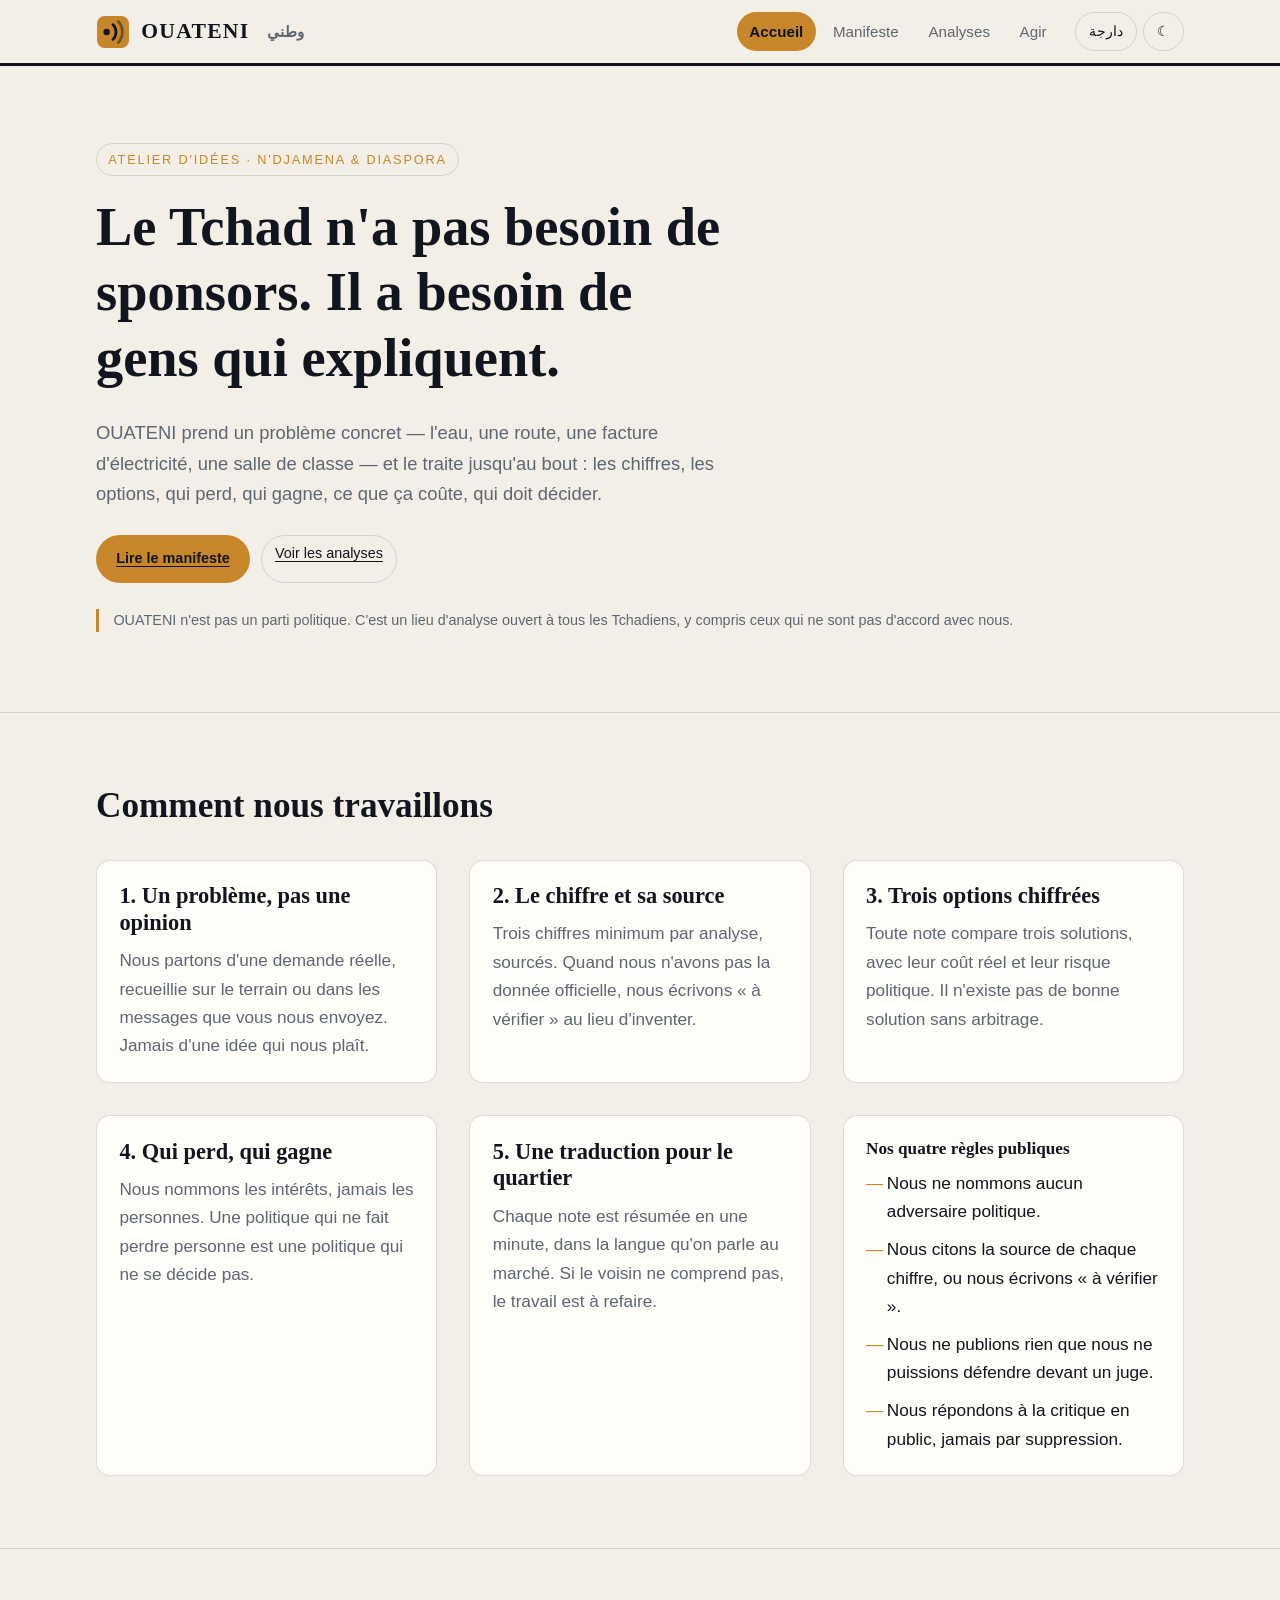
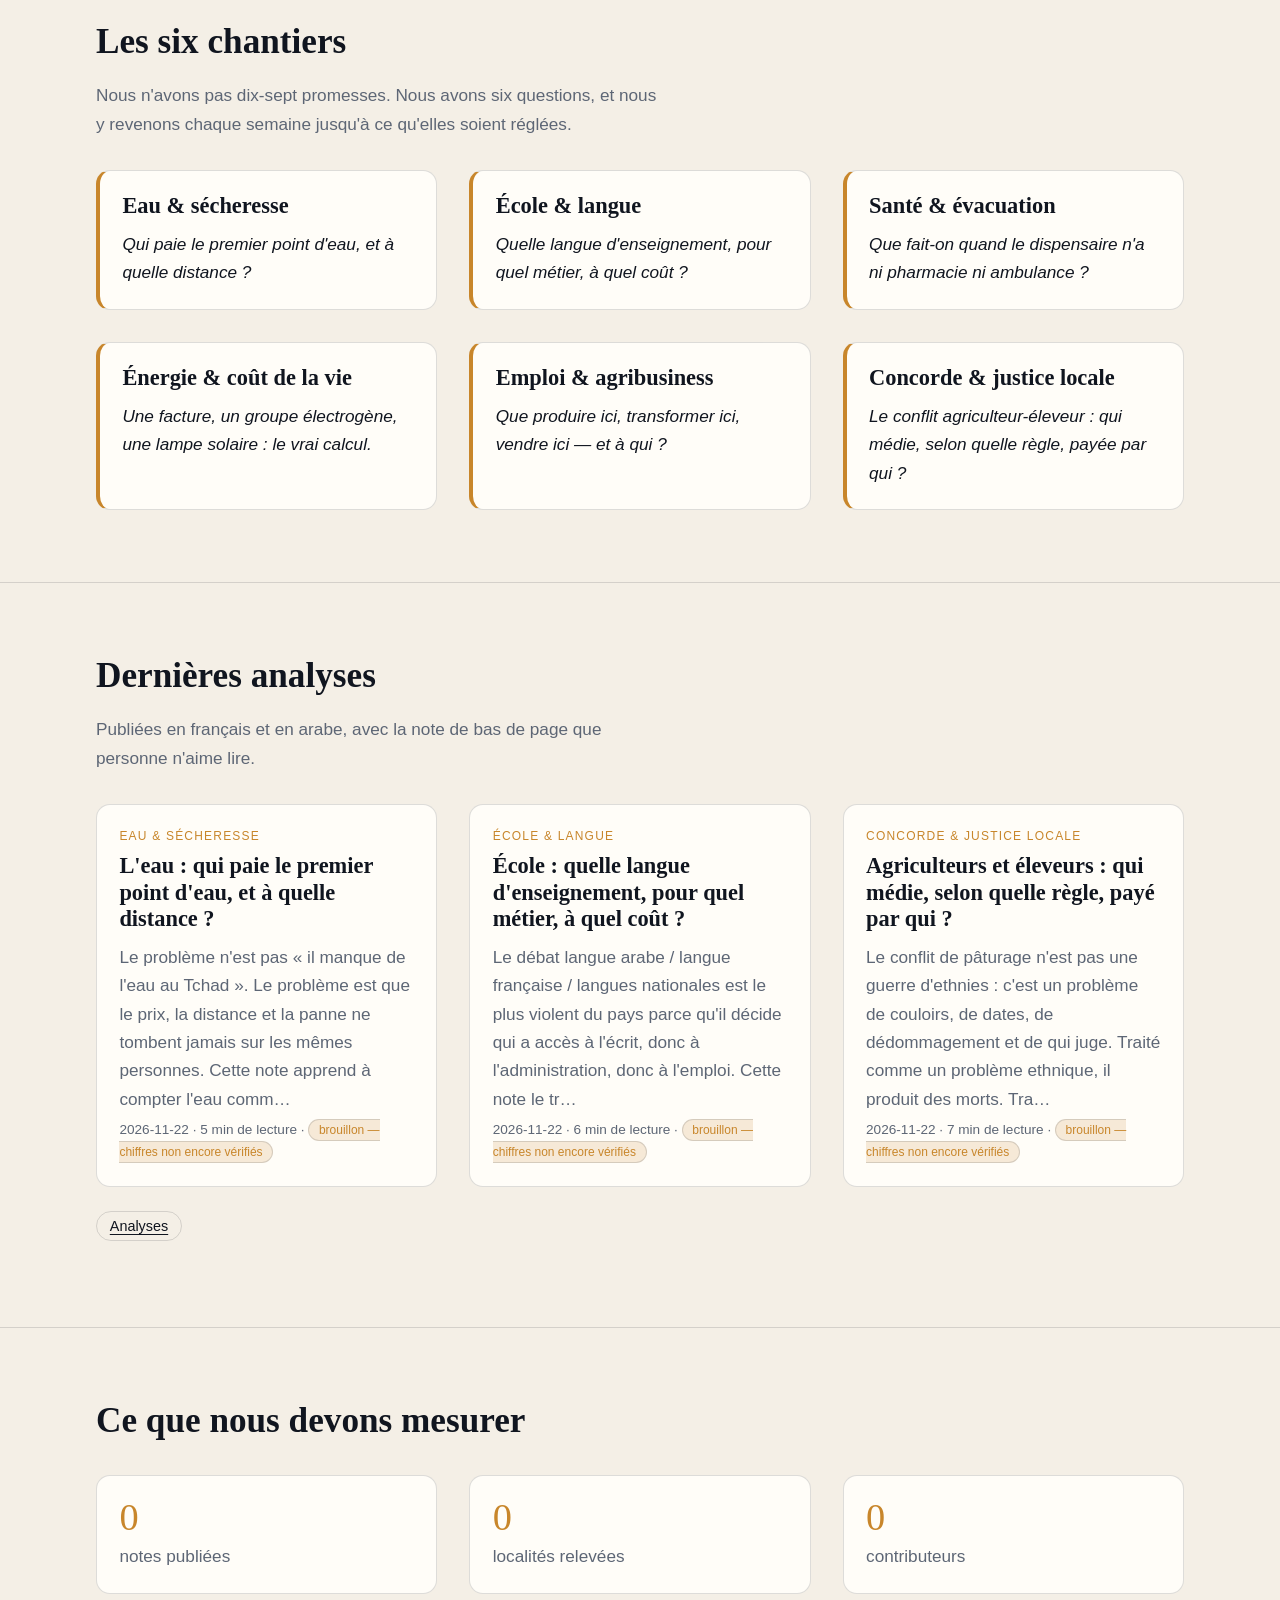
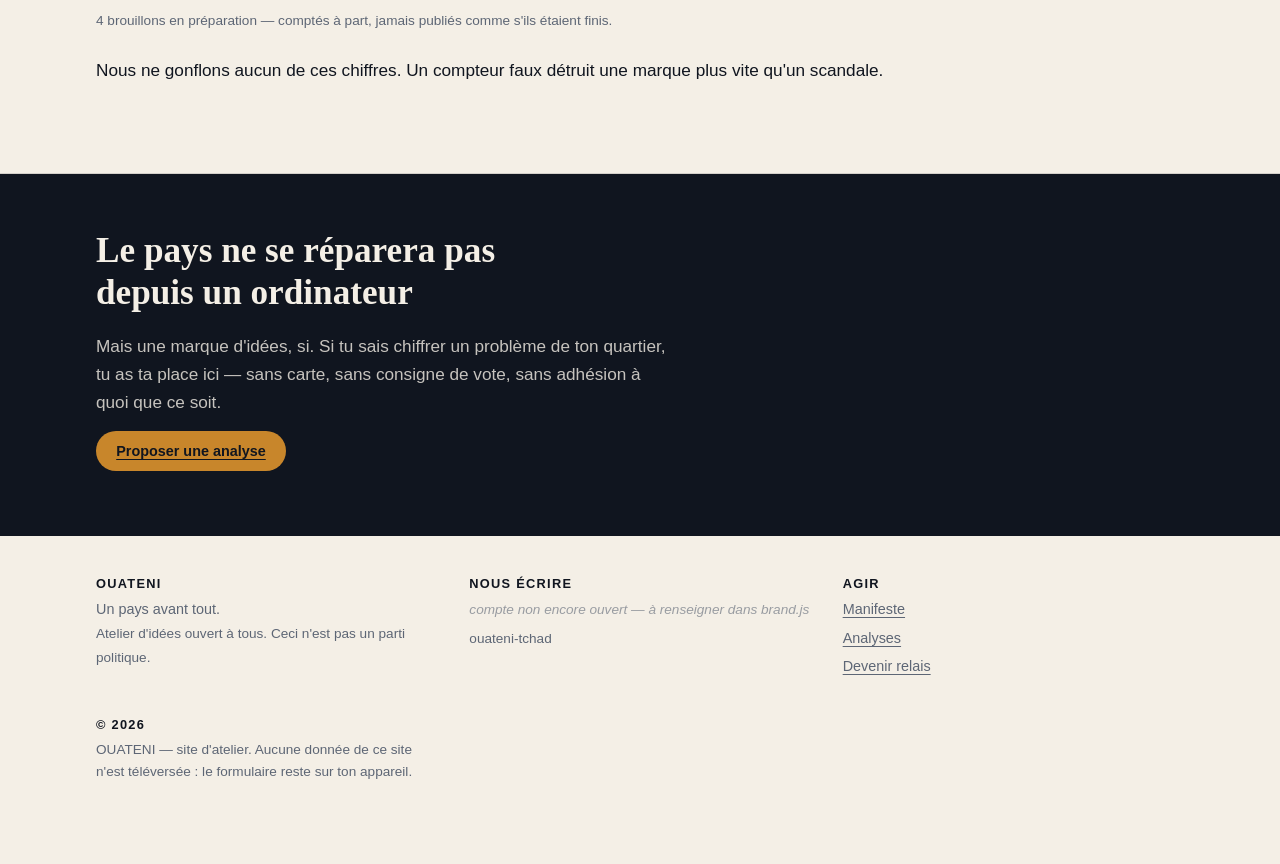
<file: index.html>
<!DOCTYPE html>
<html lang="fr" dir="ltr">
<head>
<meta charset="utf-8">
<meta name="viewport" content="width=device-width, initial-scale=1">
<title>OUATENI — un pays avant tout</title>
<meta name="description" content="Atelier d'idées sur le Tchad : une analyse à la fois, chiffrée, sourcée, traduite.">
<meta property="og:type" content="website">
<meta property="og:title" content="OUATENI — atelier d'idées pour le Tchad">
<meta property="og:description" content="Un pays avant tout.">
<meta property="og:url" content="https://ouateni.vercel.app/">
<meta property="og:site_name" content="OUATENI">
<meta property="og:image" content="https://ouateni.vercel.app/assets/icon-512.png">
<meta name="twitter:card" content="summary">
<meta property="og:image:alt" content="OUATENI - وطني">
<meta property="og:image:width" content="512">
<meta property="og:image:height" content="512">
<meta name="theme-color" content="#c8862b">
<link rel="icon" href="assets/icon.svg">
<link rel="apple-touch-icon" href="assets/apple-touch-icon-180.png">
<link rel="manifest" href="manifest.webmanifest">
<link rel="stylesheet" href="styles.css">
</head>
<body>
<a class="skip" href="#main" data-i18n="skip">Aller au contenu</a>

<header class="masthead">
  <div class="wrap row">
    <a class="brandlink" href="index.html">
      <svg viewBox="0 0 64 64" aria-hidden="true"><rect x="2" y="2" width="60" height="60" rx="14" fill="#c8862b"/><circle cx="20" cy="32" r="6" fill="#10151f"/><path d="M32 18a20 20 0 0 1 0 28" stroke="#10151f" stroke-width="5" fill="none" stroke-linecap="round"/><path d="M42 12a30 30 0 0 1 0 40" stroke="#10151f" stroke-width="5" fill="none" stroke-linecap="round" opacity=".5"/></svg>
      <span class="name" data-brand="shortName">OUATENI</span>
      <span class="arname" data-brand="nameAr">وطني</span>
    </a>
    <nav class="main">
      <a href="index.html" aria-current="page" data-i18n="nav.accueil">Accueil</a>
      <a href="manifeste.html" data-i18n="nav.manifeste">Manifeste</a>
      <a href="analyses.html" data-i18n="nav.analyses">Analyses</a>
      <a href="agir.html" data-i18n="nav.agir">Agir</a>
    </nav>
    <div class="tools">
      <span class="offline-dot" title="hors ligne"></span>
      <button id="langBtn" type="button" aria-label="Changer de langue">ع</button>
      <button id="themeBtn" type="button" aria-label="Changer de thème">☾</button>
    </div>
  </div>
</header>

<main id="main">

  <div class="hero">
    <div class="wrap">
      <span class="kicker" data-i18n="hero.kicker">Atelier d'idées · N'Djamena &amp; diaspora</span>
      <h1 data-i18n="hero.title">Le Tchad n'a pas besoin de sponsors. Il a besoin de gens qui expliquent.</h1>
      <p class="lede" data-i18n="hero.lede">OUATENI prend un problème concret — l'eau, une route, une facture d'électricité, une salle de classe — et le traite jusqu'au bout : les chiffres, les options, qui perd, qui gagne, ce que ça coûte, qui doit décider.</p>
      <p class="cta">
        <a class="btn btn-primary" href="manifeste.html" data-i18n="hero.cta1">Lire le manifeste</a>
        <a class="btn" href="analyses.html" data-i18n="hero.cta2">Voir les analyses</a>
      </p>
      <p class="fine" data-i18n="hero.note">OUATENI n'est pas un parti politique. C'est un lieu d'analyse ouvert à tous les Tchadiens, y compris ceux qui ne sont pas d'accord avec nous.</p>
    </div>
  </div>

  <section>
    <div class="wrap">
      <div class="sectionhead">
        <h2 data-i18n="method.title">Comment nous travaillons</h2>
      </div>
      <div class="grid three">
        <div class="card"><h3 data-i18n="method.1.title">1. Un problème, pas une opinion</h3><p data-i18n="method.1.text">Nous partons d'une demande réelle, recueillie sur le terrain ou dans les messages que vous nous envoyez. Jamais d'une idée qui nous plaît.</p></div>
        <div class="card"><h3 data-i18n="method.2.title">2. Le chiffre et sa source</h3><p data-i18n="method.2.text">Trois chiffres minimum par analyse, sourcés. Quand nous n'avons pas la donnée officielle, nous écrivons « à vérifier » au lieu d'inventer.</p></div>
        <div class="card"><h3 data-i18n="method.3.title">3. Trois options chiffrées</h3><p data-i18n="method.3.text">Toute note compare trois solutions, avec leur coût réel et leur risque politique. Il n'existe pas de bonne solution sans arbitrage.</p></div>
        <div class="card"><h3 data-i18n="method.4.title">4. Qui perd, qui gagne</h3><p data-i18n="method.4.text">Nous nommons les intérêts, jamais les personnes. Une politique qui ne fait perdre personne est une politique qui ne se décide pas.</p></div>
        <div class="card"><h3 data-i18n="method.5.title">5. Une traduction pour le quartier</h3><p data-i18n="method.5.text">Chaque note est résumée en une minute, dans la langue qu'on parle au marché. Si le voisin ne comprend pas, le travail est à refaire.</p></div>
        <div class="card"><h4 data-i18n="man.rules.title">Nos quatre règles publiques</h4>
          <ul class="list-clean">
            <li data-promise>Nous ne nommons aucun adversaire politique.</li>
            <li data-promise>Nous citons la source de chaque chiffre, ou nous écrivons « à vérifier ».</li>
            <li data-promise>Nous ne publions rien que nous ne puissions défendre devant un juge.</li>
            <li data-promise>Nous répondons à la critique en public, jamais par suppression.</li>
          </ul>
        </div>
      </div>
    </div>
  </section>

  <section>
    <div class="wrap">
      <div class="sectionhead">
        <h2 data-i18n="pillars.title">Les six chantiers</h2>
        <p data-i18n="pillars.sub">Nous n'avons pas dix-sept promesses. Nous avons six questions, et nous y revenons chaque semaine jusqu'à ce qu'elles soient réglées.</p>
      </div>
      <div class="grid three">
        <div class="card pillar"><h3 data-i18n="pillars.eau">Eau &amp; sécheresse</h3><p class="q" data-i18n="pillars.eau.t">Qui paie le premier point d'eau, et à quelle distance ?</p></div>
        <div class="card pillar"><h3 data-i18n="pillars.ecole">École &amp; langue</h3><p class="q" data-i18n="pillars.ecole.t">Quelle langue d'enseignement, pour quel métier, à quel coût ?</p></div>
        <div class="card pillar"><h3 data-i18n="pillars.sante">Santé &amp; évacuation</h3><p class="q" data-i18n="pillars.sante.t">Que fait-on quand le dispensaire n'a ni pharmacie ni ambulance ?</p></div>
        <div class="card pillar"><h3 data-i18n="pillars.energie">Énergie &amp; coût de la vie</h3><p class="q" data-i18n="pillars.energie.t">Une facture, un groupe électrogène, une lampe solaire : le vrai calcul.</p></div>
        <div class="card pillar"><h3 data-i18n="pillars.emploi">Emploi &amp; agribusiness</h3><p class="q" data-i18n="pillars.emploi.t">Que produire ici, transformer ici, vendre ici — et à qui ?</p></div>
        <div class="card pillar"><h3 data-i18n="pillars.concorde">Concorde &amp; justice locale</h3><p class="q" data-i18n="pillars.concorde.t">Le conflit agriculteur-éleveur : qui médie, selon quelle règle, payée par qui ?</p></div>
      </div>
    </div>
  </section>

  <section>
    <div class="wrap">
      <div class="sectionhead">
        <h2 data-i18n="latest.title">Dernières analyses</h2>
        <p data-i18n="latest.sub">Publiées en français et en arabe, avec la note de bas de page que personne n'aime lire.</p>
      </div>
      <div class="grid three" id="latestNotes"></div>
      <p style="margin-top:1.5rem"><a class="btn" href="analyses.html" data-i18n="nav.analyses">Analyses</a></p>
    </div>
  </section>

  <section>
    <div class="wrap">
      <div class="sectionhead"><h2 data-i18n="numbers.title">Ce que nous devons mesurer</h2></div>
      <div class="grid three">
        <div class="card"><span class="num" data-count-notes>0</span><p data-i18n="numbers.notes">notes publiées</p></div>
        <div class="card"><span class="num" data-count-localites>0</span><p data-i18n="numbers.localites">localités relevées</p></div>
        <div class="card"><span class="num" data-count-contributeurs>0</span><p data-i18n="numbers.contributeurs">contributeurs</p></div>
      </div>
      <p class="meta" style="margin-top:1rem"><span data-count-brouillons>0</span> <span data-i18n="numbers.drafts">brouillons en préparation — comptés à part, jamais publiés comme s'ils étaient finis.</span></p>
      <p class="fine" style="margin-top:1.5rem" data-i18n="numbers.rule">Nous ne gonflons aucun de ces chiffres. Un compteur faux détruit une marque plus vite qu'un scandale.</p>
    </div>
  </section>

  <section class="band">
    <div class="wrap">
      <h2 data-i18n="joinband.title">Le pays ne se réparera pas depuis un ordinateur</h2>
      <p data-i18n="joinband.text">Mais une marque d'idées, si. Si tu sais chiffrer un problème de ton quartier, tu as ta place ici — sans carte, sans consigne de vote, sans adhésion à quoi que ce soit.</p>
      <p class="cta" style="margin-top:1.2rem"><a class="btn btn-primary" href="agir.html" data-i18n="joinband.cta">Proposer une analyse</a></p>
    </div>
  </section>

</main>

<footer class="foot">
  <div class="wrap cols">
    <div>
      <h4 data-brand="shortName">OUATENI</h4>
      <p><span data-brand="tagline">Un pays avant tout.</span><br><span class="meta" data-brand="phase">Atelier d'idées ouvert à tous. Ceci n'est pas un parti politique.</span></p>
    </div>
    <div>
      <h4 data-i18n="agir.contact.title">Nous écrire</h4>
      <ul>
        <li><a data-brand-href="contact.email" href="mailto:"><span data-brand="contact.email"></span></a></li>
        <li><span class="meta" data-brand="handles.whatsapp_channel"></span></li>
      </ul>
    </div>
    <div>
      <h4 data-i18n="nav.agir">Agir</h4>
      <ul>
        <li><a href="manifeste.html" data-i18n="nav.manifeste">Manifeste</a></li>
        <li><a href="analyses.html" data-i18n="nav.analyses">Analyses</a></li>
        <li><a href="agir.html" data-i18n="agir.relay.title">Devenir relais</a></li>
      </ul>
    </div>
    <div>
      <h4>© <span id="year">2026</span></h4>
      <p class="meta"><span class="js-title-suffix">OUATENI</span> — site d'atelier. Aucune donnée de ce site n'est téléversée : le formulaire reste sur ton appareil.</p>
    </div>
  </div>
</footer>

<div class="installbar" id="installBar">
  <span data-i18n="install.text">Installer OUATENI sur ton téléphone — le site marche ensuite hors ligne.</span>
  <button id="installGo" type="button" data-i18n="install.go">Installer</button>
  <button id="installNo" class="dismiss" type="button" data-i18n="install.later">Plus tard</button>
</div>

<script src="brand.js"></script>
<script src="i18n.js"></script>
<script src="darija.js"></script>
<script src="content.js"></script>
<script src="app.js"></script>
</body>
</html>
</file>
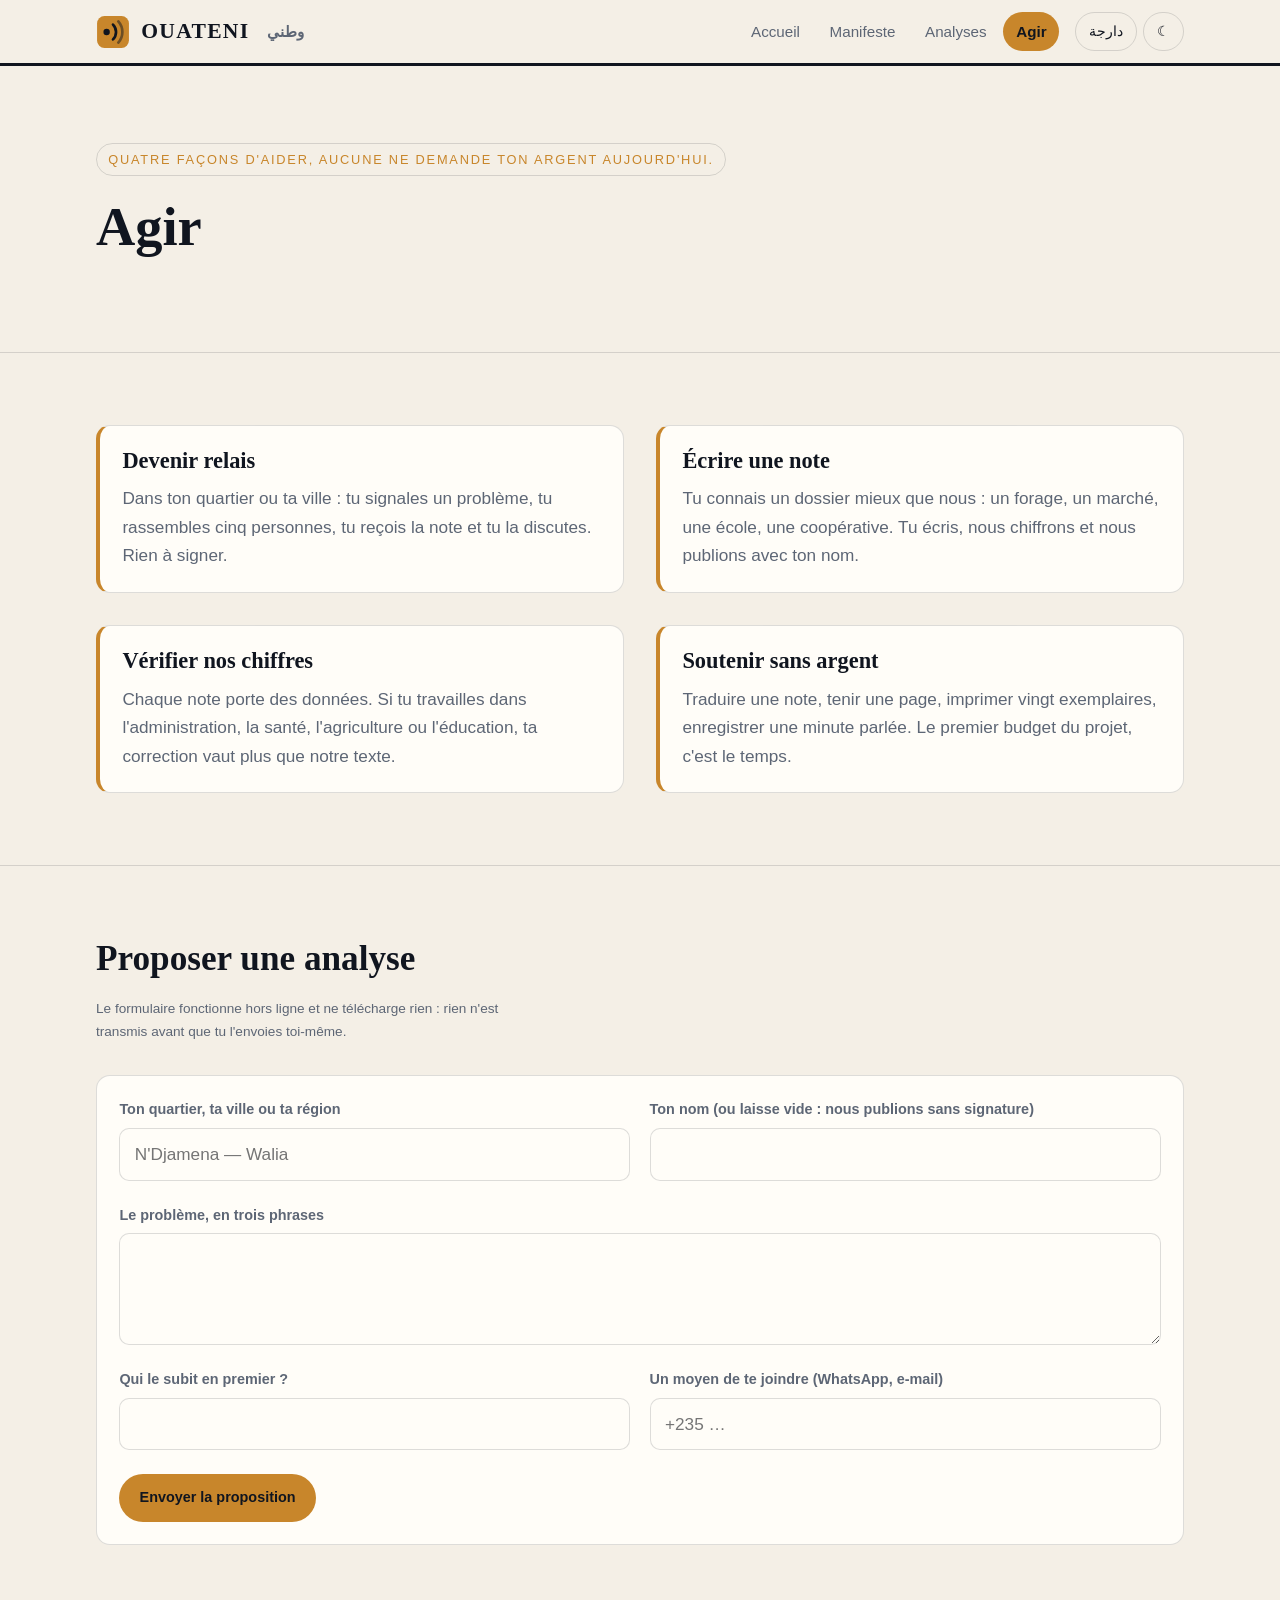
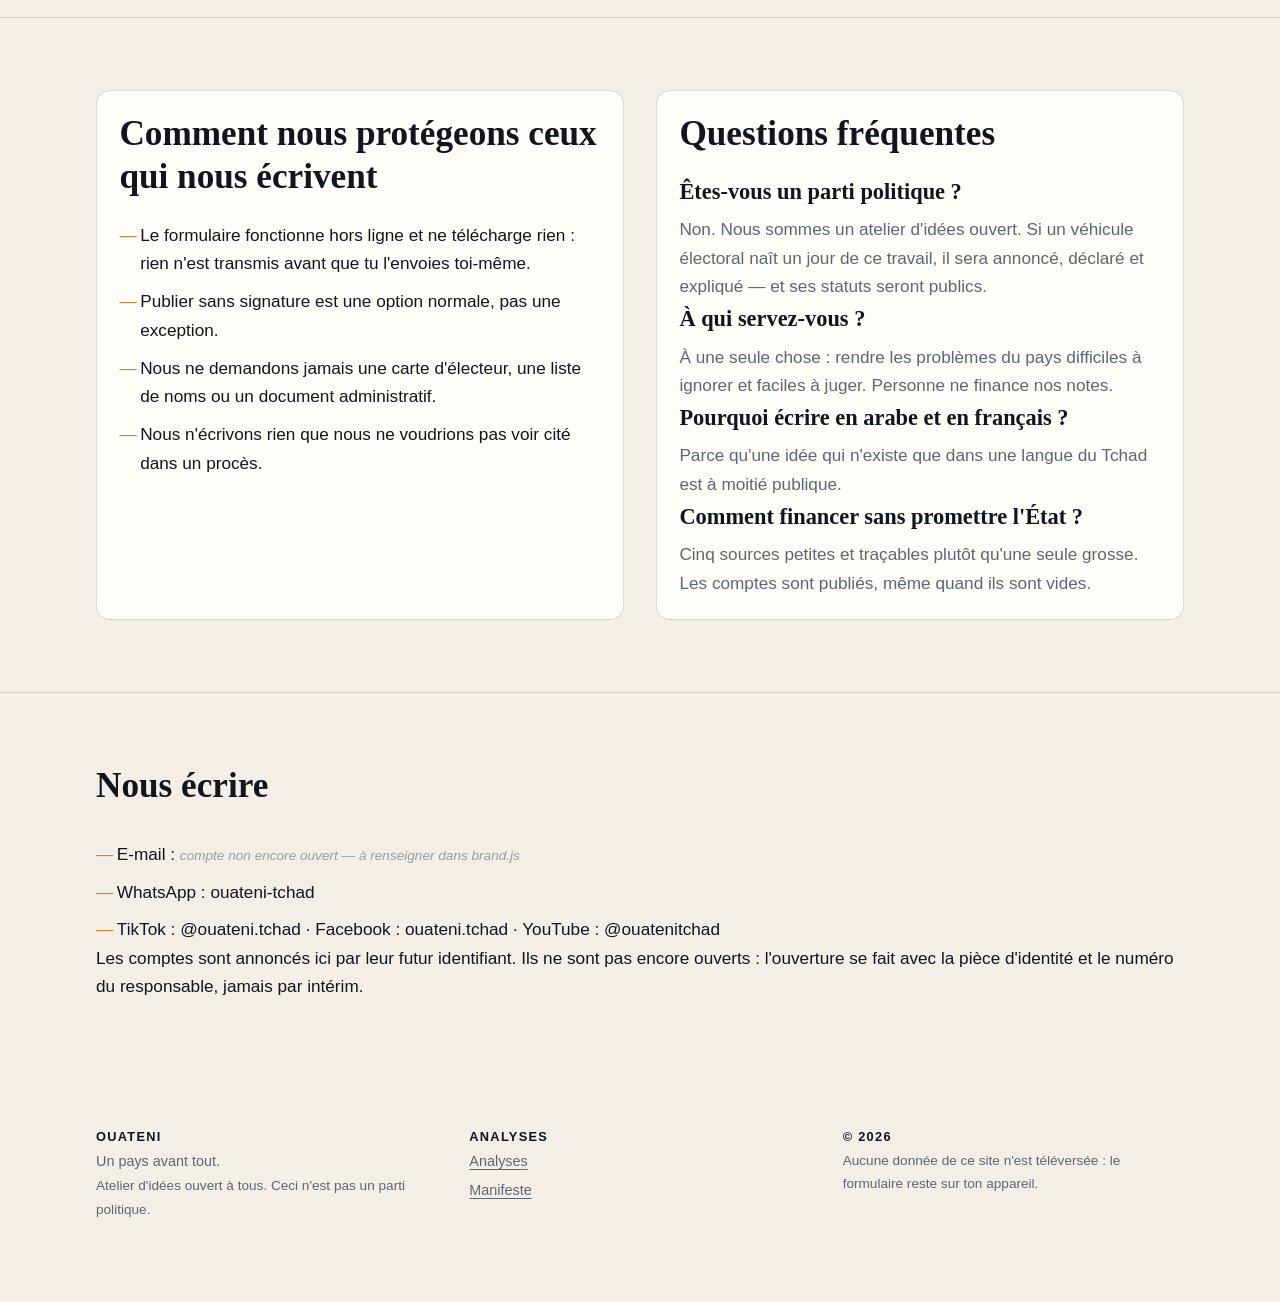
<file: agir.html>
<!DOCTYPE html>
<html lang="fr" dir="ltr">
<head>
<meta charset="utf-8">
<meta name="viewport" content="width=device-width, initial-scale=1">
<title>Agir — OUATENI</title>
<meta name="description" content="Quatre façons d'aider un atelier d'idées, aucune ne demande ton argent aujourd'hui.">
<meta property="og:type" content="website">
<meta property="og:title" content="Agir — OUATENI">
<meta property="og:description" content="Relais, écriture, vérification, temps.">
<meta property="og:url" content="https://ouateni.vercel.app/agir.html">
<meta property="og:site_name" content="OUATENI">
<meta property="og:image" content="https://ouateni.vercel.app/assets/icon-512.png">
<meta name="twitter:card" content="summary">
<meta property="og:image:alt" content="OUATENI - وطني">
<meta property="og:image:width" content="512">
<meta property="og:image:height" content="512">
<meta name="theme-color" content="#c8862b">
<link rel="icon" href="assets/icon.svg">
<link rel="apple-touch-icon" href="assets/apple-touch-icon-180.png">
<link rel="manifest" href="manifest.webmanifest">
<link rel="stylesheet" href="styles.css">
</head>
<body>
<a class="skip" href="#main" data-i18n="skip">Aller au contenu</a>

<header class="masthead">
  <div class="wrap row">
    <a class="brandlink" href="index.html">
      <svg viewBox="0 0 64 64" aria-hidden="true"><rect x="2" y="2" width="60" height="60" rx="14" fill="#c8862b"/><circle cx="20" cy="32" r="6" fill="#10151f"/><path d="M32 18a20 20 0 0 1 0 28" stroke="#10151f" stroke-width="5" fill="none" stroke-linecap="round"/><path d="M42 12a30 30 0 0 1 0 40" stroke="#10151f" stroke-width="5" fill="none" stroke-linecap="round" opacity=".5"/></svg>
      <span class="name" data-brand="shortName">OUATENI</span>
      <span class="arname" data-brand="nameAr">وطني</span>
    </a>
    <nav class="main">
      <a href="index.html" data-i18n="nav.accueil">Accueil</a>
      <a href="manifeste.html" data-i18n="nav.manifeste">Manifeste</a>
      <a href="analyses.html" data-i18n="nav.analyses">Analyses</a>
      <a href="agir.html" aria-current="page" data-i18n="nav.agir">Agir</a>
    </nav>
    <div class="tools">
      <span class="offline-dot" title="hors ligne"></span>
      <button id="langBtn" type="button" aria-label="Changer de langue">ع</button>
      <button id="themeBtn" type="button" aria-label="Changer de thème">☾</button>
    </div>
  </div>
</header>

<main id="main">

  <div class="hero">
    <div class="wrap">
      <span class="kicker" data-i18n="agir.kicker">Quatre façons d'aider, aucune ne demande ton argent aujourd'hui.</span>
      <h1 data-i18n="agir.title">Agir</h1>
    </div>
  </div>

  <section>
    <div class="wrap">
      <div class="grid two">
        <div class="card pillar"><h3 data-i18n="agir.relay.title">Devenir relais</h3><p data-i18n="agir.relay.text">Dans ton quartier ou ta ville : tu signales un problème, tu rassembles cinq personnes, tu reçois la note et tu la discutes. Rien à signer.</p></div>
        <div class="card pillar"><h3 data-i18n="agir.auteur.title">Écrire une note</h3><p data-i18n="agir.auteur.text">Tu connais un dossier mieux que nous : un forage, un marché, une école, une coopérative. Tu écris, nous chiffrons et nous publions avec ton nom.</p></div>
        <div class="card pillar"><h3 data-i18n="agir.verif.title">Vérifier nos chiffres</h3><p data-i18n="agir.verif.text">Chaque note porte des données. Si tu travailles dans l'administration, la santé, l'agriculture ou l'éducation, ta correction vaut plus que notre texte.</p></div>
        <div class="card pillar"><h3 data-i18n="agir.cadeau.title">Soutenir sans argent</h3><p data-i18n="agir.cadeau.text">Traduire une note, tenir une page, imprimer vingt exemplaires, enregistrer une minute parlée. Le premier budget du projet, c'est le temps.</p></div>
      </div>
    </div>
  </section>

  <section>
    <div class="wrap">
      <div class="sectionhead">
        <h2 data-i18n="agir.form.title">Proposer une analyse</h2>
        <p class="meta" data-i18n="agir.sec.1">Le formulaire fonctionne hors ligne et ne télécharge rien.</p>
      </div>

      <form id="leadForm" class="card">
        <div class="formgrid">
          <div class="field">
            <label for="lieu" data-i18n="agir.form.local">Ton quartier, ta ville ou ta région</label>
            <input id="lieu" name="lieu" required autocomplete="off" placeholder="N'Djamena — Walia">
          </div>
          <div class="field">
            <label for="nom" data-i18n="agir.form.name">Ton nom (ou laisse vide)</label>
            <input id="nom" name="nom" autocomplete="name">
          </div>
        </div>
        <div class="field">
          <label for="probleme" data-i18n="agir.form.problem">Le problème, en trois phrases</label>
          <textarea id="probleme" name="probleme" required></textarea>
        </div>
        <div class="formgrid">
          <div class="field">
            <label for="qui" data-i18n="agir.form.who">Qui le subit en premier ?</label>
            <input id="qui" name="qui" required>
          </div>
          <div class="field">
            <label for="contact" data-i18n="agir.form.contact">Un moyen de te joindre</label>
            <input id="contact" name="contact" required placeholder="+235 …">
          </div>
        </div>
        <p><button class="btn btn-primary" type="submit" data-i18n="agir.form.submit">Envoyer la proposition</button></p>

        <div class="notice" id="leadOk">
          <p data-i18n="agir.form.ok">Enregistré sur ton appareil.</p>
          <p><button class="btn" type="button" id="copyLead" data-i18n="agir.form.copy">Copier le message prêt à envoyer</button></p>
        </div>
      </form>
    </div>
  </section>

  <section>
    <div class="wrap grid two">
      <div class="card">
        <h2 data-i18n="agir.sec.title">Comment nous protégeons ceux qui nous écrivent</h2>
        <ul class="list-clean">
          <li data-i18n="agir.sec.1">Le formulaire fonctionne hors ligne et ne télécharge rien.</li>
          <li data-i18n="agir.sec.2">Publier sans signature est une option normale, pas une exception.</li>
          <li data-i18n="agir.sec.3">Nous ne demandons jamais une carte d'électeur, une liste de noms ou un document administratif.</li>
          <li data-i18n="agir.sec.4">Nous n'écrivons rien que nous ne voudrions pas voir cité dans un procès.</li>
        </ul>
      </div>
      <div class="card">
        <h2 data-i18n="agir.faq.title">Questions fréquentes</h2>
        <h3 data-i18n="agir.faq.q1">Êtes-vous un parti politique ?</h3><p data-i18n="agir.faq.a1">Non.</p>
        <h3 data-i18n="agir.faq.q2">À qui servez-vous ?</h3><p data-i18n="agir.faq.a2">À une seule chose.</p>
        <h3 data-i18n="agir.faq.q3">Pourquoi écrire en arabe et en français ?</h3><p data-i18n="agir.faq.a3">Parce qu'une idée qui n'existe que dans une langue du Tchad est à moitié publique.</p>
        <h3 data-i18n="agir.faq.q4">Comment financer sans promettre l'État ?</h3><p data-i18n="agir.faq.a4">Cinq sources petites et traçables.</p>
      </div>
    </div>
  </section>

  <section>
    <div class="wrap">
      <div class="sectionhead"><h2 data-i18n="agir.contact.title">Nous écrire</h2></div>
      <ul class="list-clean">
        <li><span data-i18n="agir.contact.mail">E-mail</span> : <a data-brand-href="contact.email" href="mailto:"><span data-brand="contact.email"></span></a></li>
        <li>WhatsApp : <span data-brand="handles.whatsapp_channel">@ouateni-tchad</span></li>
        <li>TikTok : <span data-brand="handles.tiktok"></span> · Facebook : <span data-brand="handles.facebook"></span> · YouTube : <span data-brand="handles.youtube"></span></li>
      </ul>
      <p class="fine">Les comptes sont annoncés ici par leur futur identifiant. Ils ne sont pas encore ouverts : l'ouverture se fait avec la pièce d'identité et le numéro du responsable, jamais par intérim.</p>
    </div>
  </section>

</main>

<footer class="foot">
  <div class="wrap cols">
    <div><h4 data-brand="shortName">OUATENI</h4><p><span data-brand="tagline">Un pays avant tout.</span><br><span class="meta" data-brand="phase"></span></p></div>
    <div><h4 data-i18n="nav.analyses">Analyses</h4><ul><li><a href="analyses.html" data-i18n="nav.analyses">Analyses</a></li><li><a href="manifeste.html" data-i18n="nav.manifeste">Manifeste</a></li></ul></div>
    <div><h4>© <span id="year">2026</span></h4><p class="meta">Aucune donnée de ce site n'est téléversée : le formulaire reste sur ton appareil.</p></div>
  </div>
</footer>

<div class="installbar" id="installBar">
  <span data-i18n="install.text">Installer OUATENI sur ton téléphone — le site marche ensuite hors ligne.</span>
  <button id="installGo" type="button" data-i18n="install.go">Installer</button>
  <button id="installNo" class="dismiss" type="button" data-i18n="install.later">Plus tard</button>
</div>

<script src="brand.js"></script>
<script src="i18n.js"></script>
<script src="darija.js"></script>
<script src="content.js"></script>
<script src="app.js"></script>
</body>
</html>
</file>
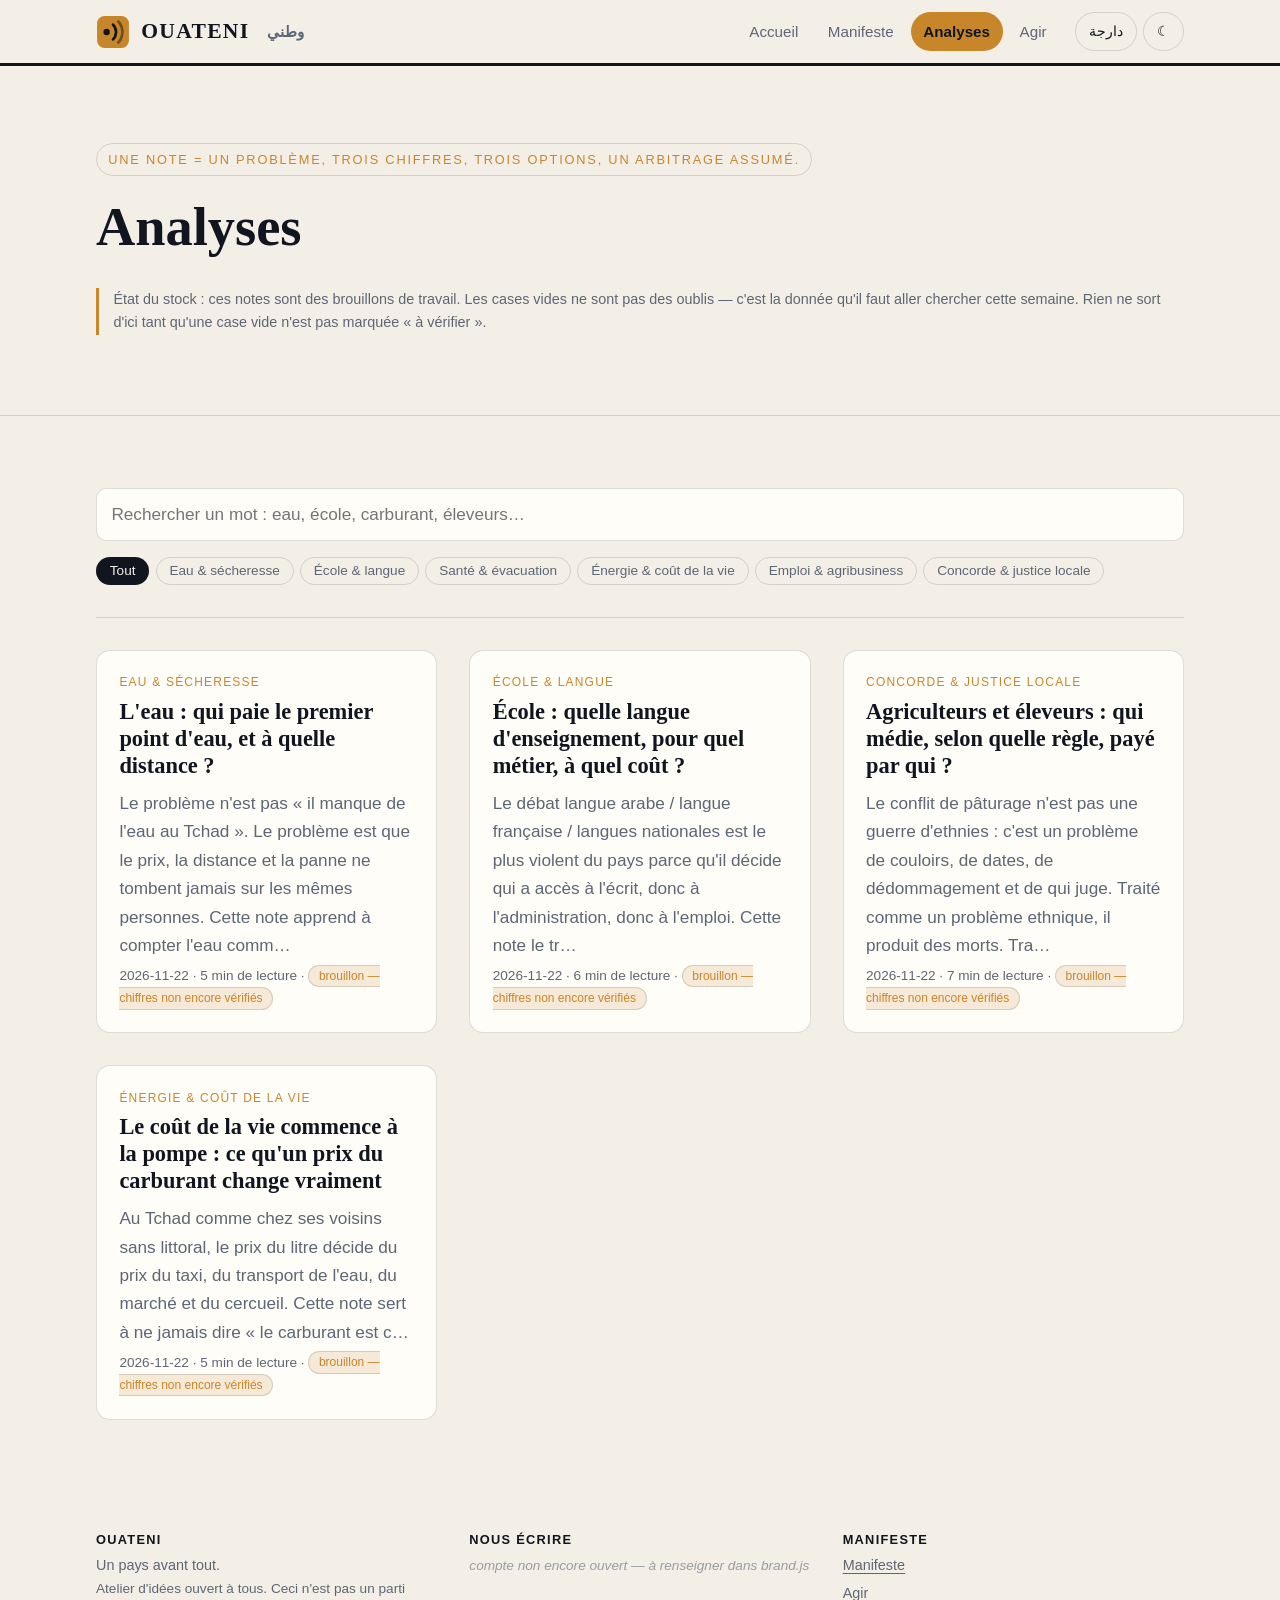
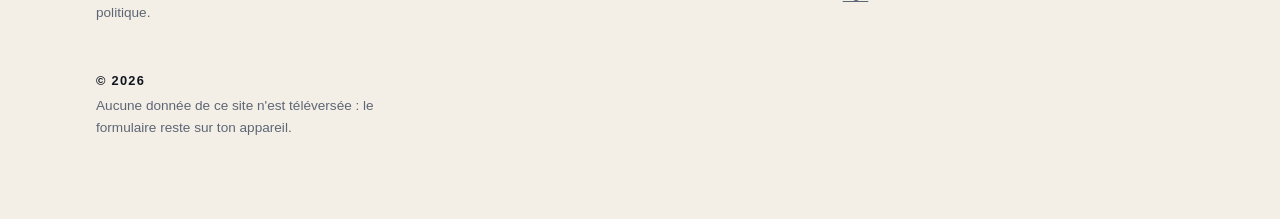
<file: analyses.html>
<!DOCTYPE html>
<html lang="fr" dir="ltr">
<head>
<meta charset="utf-8">
<meta name="viewport" content="width=device-width, initial-scale=1">
<title>Analyses — OUATENI</title>
<meta name="description" content="Notes d'analyse sur le Tchad : problème, chiffres sourcés, trois options, arbitrage.">
<meta property="og:type" content="website">
<meta property="og:title" content="Analyses — OUATENI">
<meta property="og:description" content="Une note = un problème, trois chiffres, trois options, un arbitrage.">
<meta property="og:url" content="https://ouateni.vercel.app/analyses.html">
<meta property="og:site_name" content="OUATENI">
<meta property="og:image" content="https://ouateni.vercel.app/assets/icon-512.png">
<meta name="twitter:card" content="summary">
<meta property="og:image:alt" content="OUATENI - وطني">
<meta property="og:image:width" content="512">
<meta property="og:image:height" content="512">
<meta name="theme-color" content="#c8862b">
<link rel="icon" href="assets/icon.svg">
<link rel="apple-touch-icon" href="assets/apple-touch-icon-180.png">
<link rel="manifest" href="manifest.webmanifest">
<link rel="stylesheet" href="styles.css">
</head>
<body>
<a class="skip" href="#main" data-i18n="skip">Aller au contenu</a>

<header class="masthead">
  <div class="wrap row">
    <a class="brandlink" href="index.html">
      <svg viewBox="0 0 64 64" aria-hidden="true"><rect x="2" y="2" width="60" height="60" rx="14" fill="#c8862b"/><circle cx="20" cy="32" r="6" fill="#10151f"/><path d="M32 18a20 20 0 0 1 0 28" stroke="#10151f" stroke-width="5" fill="none" stroke-linecap="round"/><path d="M42 12a30 30 0 0 1 0 40" stroke="#10151f" stroke-width="5" fill="none" stroke-linecap="round" opacity=".5"/></svg>
      <span class="name" data-brand="shortName">OUATENI</span>
      <span class="arname" data-brand="nameAr">وطني</span>
    </a>
    <nav class="main">
      <a href="index.html" data-i18n="nav.accueil">Accueil</a>
      <a href="manifeste.html" data-i18n="nav.manifeste">Manifeste</a>
      <a href="analyses.html" aria-current="page" data-i18n="nav.analyses">Analyses</a>
      <a href="agir.html" data-i18n="nav.agir">Agir</a>
    </nav>
    <div class="tools">
      <span class="offline-dot" title="hors ligne"></span>
      <button id="langBtn" type="button" aria-label="Changer de langue">ع</button>
      <button id="themeBtn" type="button" aria-label="Changer de thème">☾</button>
    </div>
  </div>
</header>

<main id="main">

  <div class="hero">
    <div class="wrap">
      <span class="kicker" data-i18n="ana.kicker">Une note = un problème, trois chiffres, trois options, un arbitrage assumé.</span>
      <h1 data-i18n="ana.title">Analyses</h1>
      <p class="fine" data-i18n="ana.draftnote">État du stock : ces notes sont des brouillons de travail.</p>
    </div>
  </div>

  <section>
    <div class="wrap">
      <div id="listHead">
        <div class="searchbar">
          <input id="q" type="search" placeholder="Rechercher un mot : eau, école, carburant, éleveurs…" data-i18n-ph="ana.search" aria-label="Rechercher">
        </div>
        <div class="chips" id="pillarChips"></div>
        <hr class="rule">
      </div>

      <div class="grid three" id="noteList"></div>
      <article class="reader" id="reader"></article>
    </div>
  </section>

</main>

<footer class="foot">
  <div class="wrap cols">
    <div><h4 data-brand="shortName">OUATENI</h4><p><span data-brand="tagline">Un pays avant tout.</span><br><span class="meta" data-brand="phase"></span></p></div>
    <div><h4 data-i18n="agir.contact.title">Nous écrire</h4><ul><li><a data-brand-href="contact.email" href="mailto:"><span data-brand="contact.email"></span></a></li></ul></div>
    <div><h4 data-i18n="nav.manifeste">Manifeste</h4><ul><li><a href="manifeste.html" data-i18n="nav.manifeste">Manifeste</a></li><li><a href="agir.html" data-i18n="nav.agir">Agir</a></li></ul></div>
    <div><h4>© <span id="year">2026</span></h4><p class="meta">Aucune donnée de ce site n'est téléversée : le formulaire reste sur ton appareil.</p></div>
  </div>
</footer>

<div class="installbar" id="installBar">
  <span data-i18n="install.text">Installer OUATENI sur ton téléphone — le site marche ensuite hors ligne.</span>
  <button id="installGo" type="button" data-i18n="install.go">Installer</button>
  <button id="installNo" class="dismiss" type="button" data-i18n="install.later">Plus tard</button>
</div>

<script src="brand.js"></script>
<script src="i18n.js"></script>
<script src="darija.js"></script>
<script src="content.js"></script>
<script src="app.js"></script>
</body>
</html>
</file>
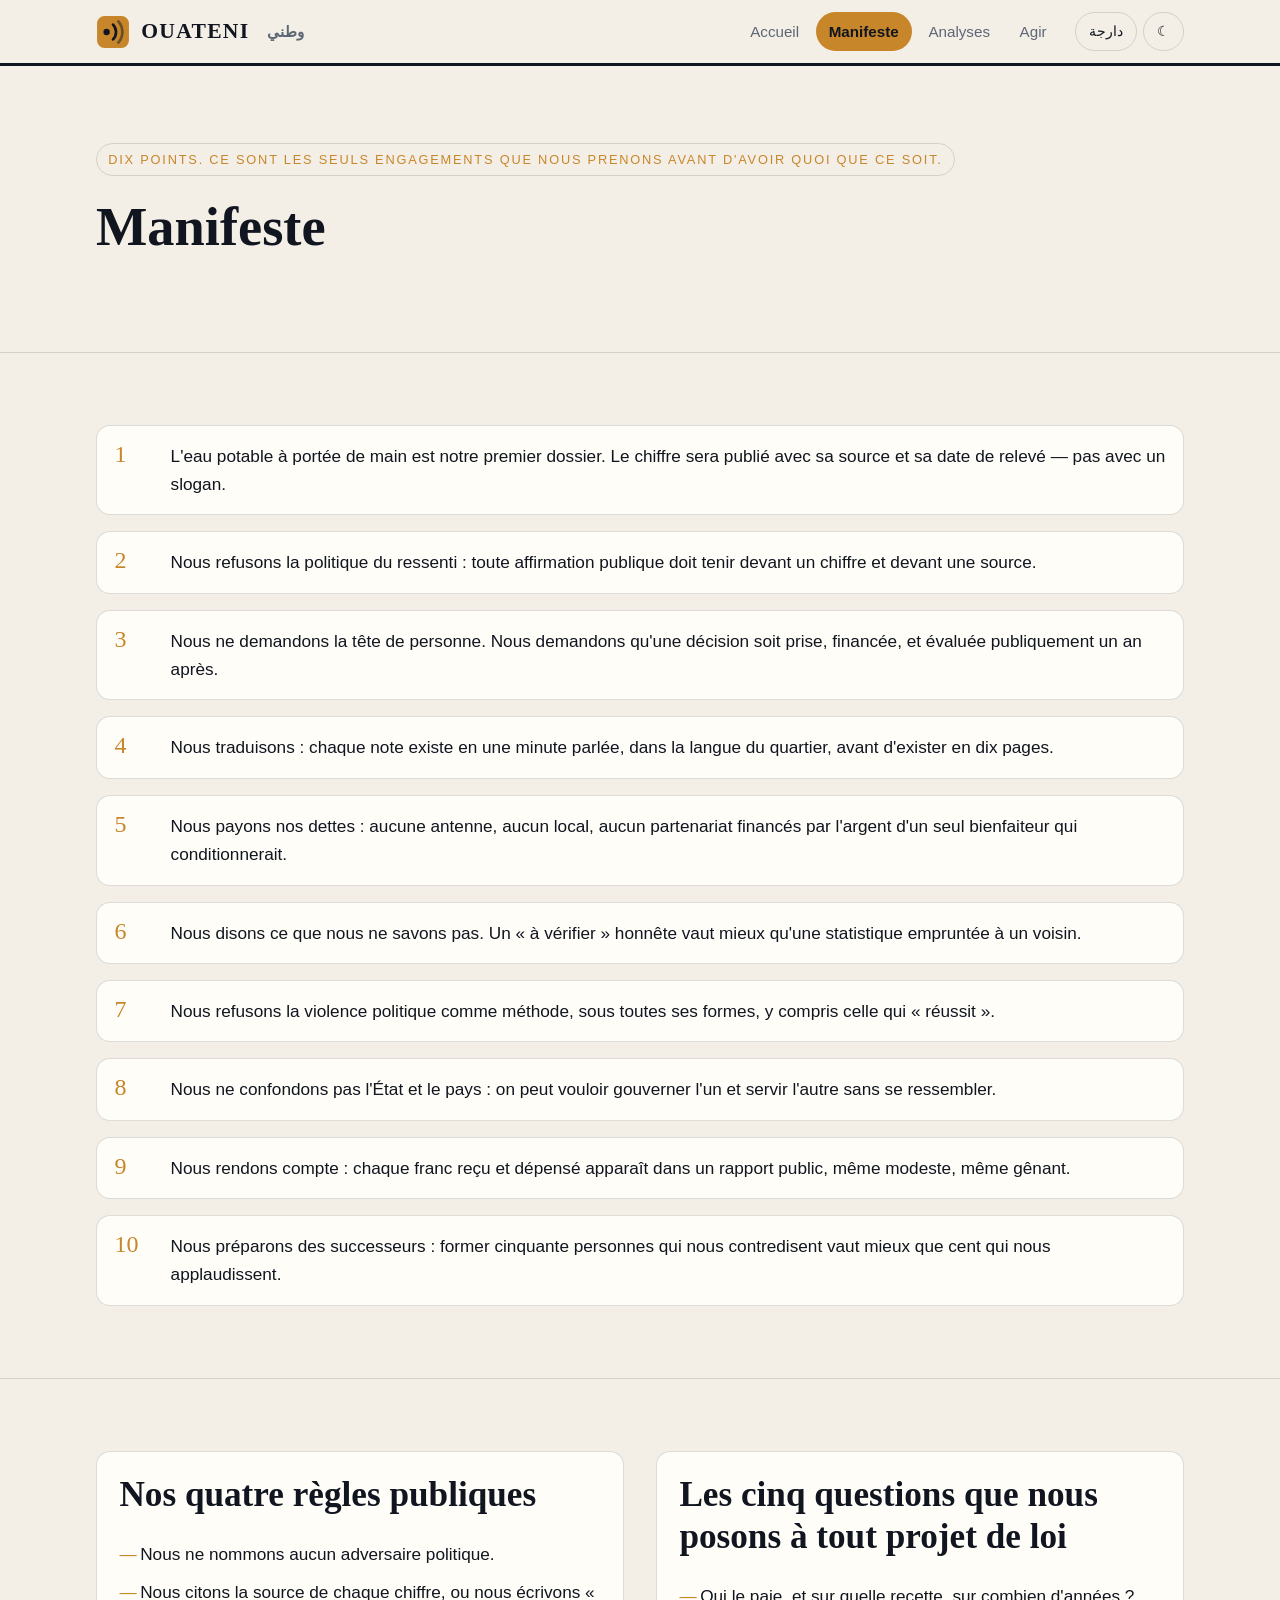
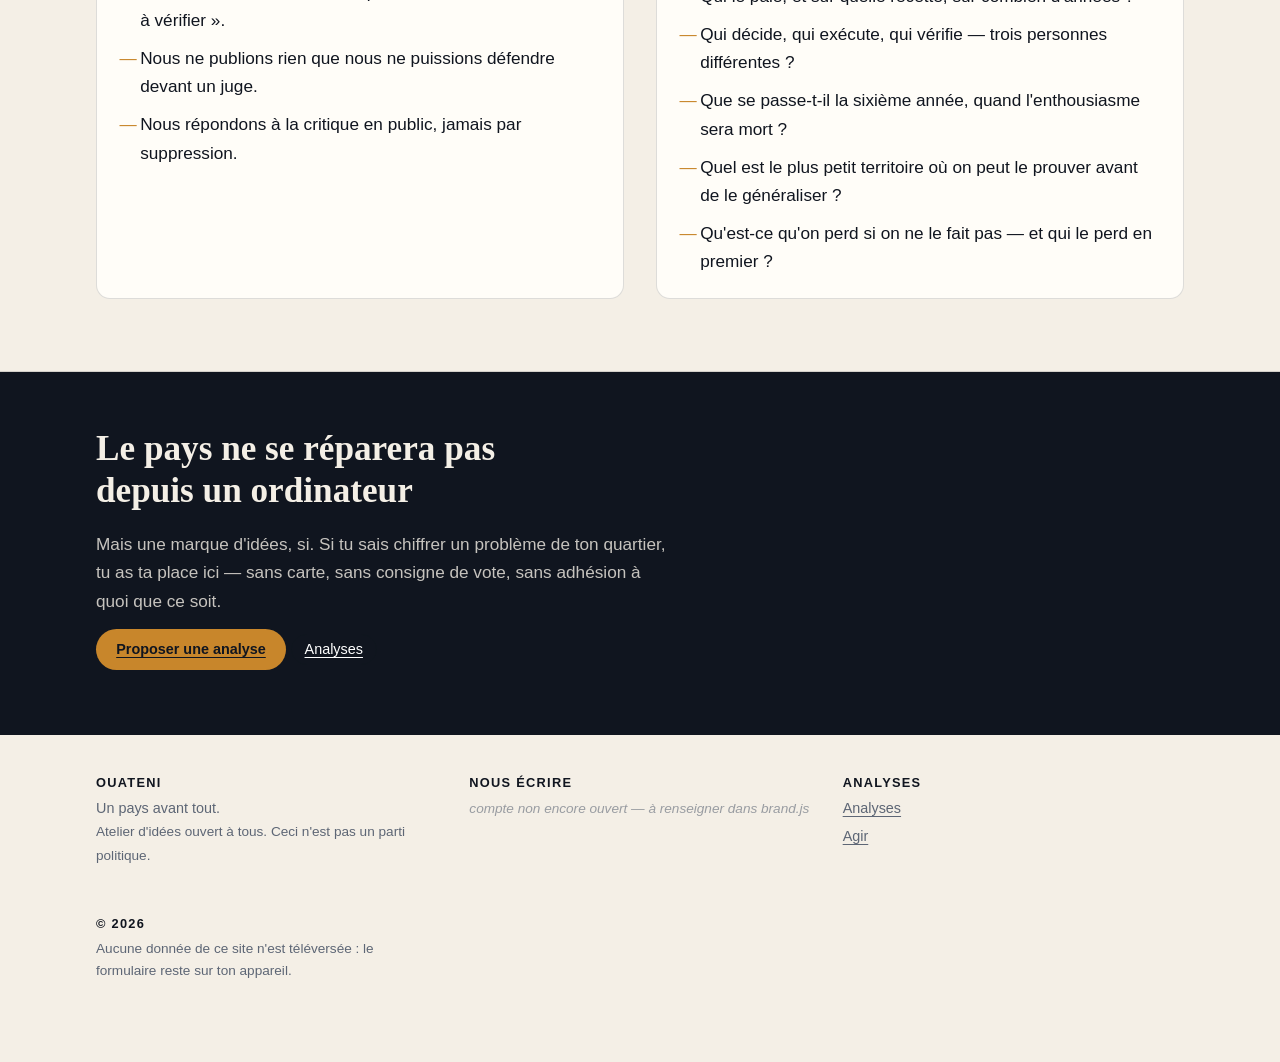
<file: manifeste.html>
<!DOCTYPE html>
<html lang="fr" dir="ltr">
<head>
<meta charset="utf-8">
<meta name="viewport" content="width=device-width, initial-scale=1">
<title>Manifeste — OUATENI</title>
<meta name="description" content="Dix points : les seuls engagements pris avant d'avoir quoi que ce soit.">
<meta property="og:type" content="article">
<meta property="og:title" content="Manifeste — OUATENI">
<meta property="og:description" content="Dix points, aucun sponsor.">
<meta property="og:url" content="https://ouateni.vercel.app/manifeste.html">
<meta property="og:site_name" content="OUATENI">
<meta property="og:image" content="https://ouateni.vercel.app/assets/icon-512.png">
<meta name="twitter:card" content="summary">
<meta property="og:image:alt" content="OUATENI - وطني">
<meta property="og:image:width" content="512">
<meta property="og:image:height" content="512">
<meta name="theme-color" content="#c8862b">
<link rel="icon" href="assets/icon.svg">
<link rel="apple-touch-icon" href="assets/apple-touch-icon-180.png">
<link rel="manifest" href="manifest.webmanifest">
<link rel="stylesheet" href="styles.css">
</head>
<body>
<a class="skip" href="#main" data-i18n="skip">Aller au contenu</a>

<header class="masthead">
  <div class="wrap row">
    <a class="brandlink" href="index.html">
      <svg viewBox="0 0 64 64" aria-hidden="true"><rect x="2" y="2" width="60" height="60" rx="14" fill="#c8862b"/><circle cx="20" cy="32" r="6" fill="#10151f"/><path d="M32 18a20 20 0 0 1 0 28" stroke="#10151f" stroke-width="5" fill="none" stroke-linecap="round"/><path d="M42 12a30 30 0 0 1 0 40" stroke="#10151f" stroke-width="5" fill="none" stroke-linecap="round" opacity=".5"/></svg>
      <span class="name" data-brand="shortName">OUATENI</span>
      <span class="arname" data-brand="nameAr">وطني</span>
    </a>
    <nav class="main">
      <a href="index.html" data-i18n="nav.accueil">Accueil</a>
      <a href="manifeste.html" aria-current="page" data-i18n="nav.manifeste">Manifeste</a>
      <a href="analyses.html" data-i18n="nav.analyses">Analyses</a>
      <a href="agir.html" data-i18n="nav.agir">Agir</a>
    </nav>
    <div class="tools">
      <span class="offline-dot" title="hors ligne"></span>
      <button id="langBtn" type="button" aria-label="Changer de langue">ع</button>
      <button id="themeBtn" type="button" aria-label="Changer de thème">☾</button>
    </div>
  </div>
</header>

<main id="main">

  <div class="hero">
    <div class="wrap">
      <span class="kicker" data-i18n="man.kicker">Dix points. Ce sont les seuls engagements que nous prenons avant d'avoir quoi que ce soit.</span>
      <h1 data-i18n="man.title">Manifeste</h1>
    </div>
  </div>

  <section>
    <div class="wrap">
      <ol class="manifesto">
        <li><p data-i18n="man.1">L'eau potable à portée de main est notre premier dossier. Le chiffre sera publié avec sa source et sa date de relevé — pas avec un slogan.</p></li>
        <li><p data-i18n="man.2">Nous refusons la politique du ressenti : toute affirmation publique doit tenir devant un chiffre et devant une source.</p></li>
        <li><p data-i18n="man.3">Nous ne demandons la tête de personne. Nous demandons qu'une décision soit prise, financée, et évaluée publiquement un an après.</p></li>
        <li><p data-i18n="man.4">Nous traduisons : chaque note existe en une minute parlée, dans la langue du quartier, avant d'exister en dix pages.</p></li>
        <li><p data-i18n="man.5">Nous payons nos dettes : aucune antenne, aucun local, aucun partenariat financés par l'argent d'un seul bienfaiteur qui conditionnerait.</p></li>
        <li><p data-i18n="man.6">Nous disons ce que nous ne savons pas. Un « à vérifier » honnête vaut mieux qu'une statistique empruntée à un voisin.</p></li>
        <li><p data-i18n="man.7">Nous refusons la violence politique comme méthode, sous toutes ses formes, y compris celle qui « réussit ».</p></li>
        <li><p data-i18n="man.8">Nous ne confondons pas l'État et le pays : on peut vouloir gouverner l'un et servir l'autre sans se ressembler.</p></li>
        <li><p data-i18n="man.9">Nous rendons compte : chaque franc reçu et dépensé apparaît dans un rapport public, même modeste, même gênant.</p></li>
        <li><p data-i18n="man.10">Nous préparons des successeurs : former cinquante personnes qui nous contredisent vaut mieux que cent qui nous applaudissent.</p></li>
      </ol>
    </div>
  </section>

  <section>
    <div class="wrap grid two">
      <div class="card">
        <h2 data-i18n="man.rules.title">Nos quatre règles publiques</h2>
        <ul class="list-clean">
          <li data-promise>Nous ne nommons aucun adversaire politique.</li>
          <li data-promise>Nous citons la source de chaque chiffre, ou nous écrivons « à vérifier ».</li>
          <li data-promise>Nous ne publions rien que nous ne puissions défendre devant un juge.</li>
          <li data-promise>Nous répondons à la critique en public, jamais par suppression.</li>
        </ul>
      </div>
      <div class="card">
        <h2 data-i18n="man.questions.title">Les cinq questions que nous posons à tout projet de loi</h2>
        <ul class="list-clean">
          <li data-i18n="man.q.1">Qui le paie, et sur quelle recette, sur combien d'années ?</li>
          <li data-i18n="man.q.2">Qui décide, qui exécute, qui vérifie — trois personnes différentes ?</li>
          <li data-i18n="man.q.3">Que se passe-t-il la sixième année, quand l'enthousiasme sera mort ?</li>
          <li data-i18n="man.q.4">Quel est le plus petit territoire où on peut le prouver avant de le généraliser ?</li>
          <li data-i18n="man.q.5">Qu'est-ce qu'on perd si on ne le fait pas — et qui le perd en premier ?</li>
        </ul>
      </div>
    </div>
  </section>

  <section class="band">
    <div class="wrap">
      <h2 data-i18n="joinband.title">Le pays ne se réparera pas depuis un ordinateur</h2>
      <p data-i18n="joinband.text">Mais une marque d'idées, si. Si tu sais chiffrer un problème de ton quartier, tu as ta place ici — sans carte, sans consigne de vote, sans adhésion à quoi que ce soit.</p>
      <p class="cta" style="margin-top:1.2rem">
        <a class="btn btn-primary" href="agir.html" data-i18n="joinband.cta">Proposer une analyse</a>
        <a class="btn" href="analyses.html" data-i18n="nav.analyses">Analyses</a>
      </p>
    </div>
  </section>

</main>

<footer class="foot">
  <div class="wrap cols">
    <div><h4 data-brand="shortName">OUATENI</h4><p><span data-brand="tagline">Un pays avant tout.</span><br><span class="meta" data-brand="phase"></span></p></div>
    <div><h4 data-i18n="agir.contact.title">Nous écrire</h4><ul><li><a data-brand-href="contact.email" href="mailto:"><span data-brand="contact.email"></span></a></li></ul></div>
    <div><h4 data-i18n="nav.analyses">Analyses</h4><ul><li><a href="analyses.html" data-i18n="nav.analyses">Analyses</a></li><li><a href="agir.html" data-i18n="nav.agir">Agir</a></li></ul></div>
    <div><h4>© <span id="year">2026</span></h4><p class="meta">Aucune donnée de ce site n'est téléversée : le formulaire reste sur ton appareil.</p></div>
  </div>
</footer>

<div class="installbar" id="installBar">
  <span data-i18n="install.text">Installer OUATENI sur ton téléphone — le site marche ensuite hors ligne.</span>
  <button id="installGo" type="button" data-i18n="install.go">Installer</button>
  <button id="installNo" class="dismiss" type="button" data-i18n="install.later">Plus tard</button>
</div>

<script src="brand.js"></script>
<script src="i18n.js"></script>
<script src="darija.js"></script>
<script src="content.js"></script>
<script src="app.js"></script>
</body>
</html>
</file>
<file: styles.css>
/* ============================================================
   OUATENI — feuille de style unique, sans dépendance externe.
   3 couleurs + 2 neutres. Pas de framework, pas de police
   téléchargée (le site doit marcher en 2G et hors ligne).
   ============================================================ */

:root {
  --ink: #10151f;
  --ochre: #c8862b;
  --sand: #f4efe6;

  --bg: var(--sand);
  --fg: var(--ink);
  --muted: #5d6675;
  --line: rgba(16, 21, 31, .14);
  --card: #fffdf8;
  --accent: var(--ochre);
  --accent-ink: #10151f;

  --radius: 14px;
  --maxw: 68rem;
  --gap: clamp(1rem, 2.5vw, 2rem);

  --font: "Segoe UI", Roboto, "Helvetica Neue", Arial, "Noto Sans Arabic", "Traditional Arabic", sans-serif;
  --serif: Georgia, "Times New Roman", "Noto Serif Arabic", serif;
}

html[data-theme="dark"] {
  --bg: #0d1118;
  --fg: #ece7dd;
  --muted: #98a2b3;
  --line: rgba(236, 231, 221, .16);
  --card: #151b25;
  --accent: #e0a54a;
  --accent-ink: #10151f;
}

* { box-sizing: border-box }

html { -webkit-text-size-adjust: 100% }

body {
  margin: 0;
  background: var(--bg);
  color: var(--fg);
  font-family: var(--font);
  font-size: clamp(1rem, .96rem + .3vw, 1.075rem);
  line-height: 1.65;
  overflow-wrap: break-word;
}

[dir="rtl"] body { letter-spacing: 0 }

h1, h2, h3, h4 { font-family: var(--serif); line-height: 1.2; margin: 0 0 .5em; font-weight: 600 }
h1 { font-size: clamp(2rem, 1.4rem + 3vw, 3.4rem) }
h2 { font-size: clamp(1.5rem, 1.2rem + 1.6vw, 2.2rem) }
h3 { font-size: clamp(1.15rem, 1.05rem + .6vw, 1.4rem) }
p { margin: 0 0 1rem }
a { color: inherit; text-decoration-thickness: 1px; text-underline-offset: 3px }
a:hover { color: var(--accent) }
img, svg { max-width: 100%; height: auto }

:focus-visible { outline: 3px solid var(--accent); outline-offset: 2px }

.wrap { width: min(100% - 2rem, var(--maxw)); margin-inline: auto }
.skip {
  position: absolute; inset-inline-start: .5rem; top: -3rem;
  background: var(--fg); color: var(--bg); padding: .5rem .9rem; z-index: 99;
}
.skip:focus { top: .5rem }

/* ---------- entête ---------- */
.masthead {
  border-bottom: 3px solid var(--fg);
  background: var(--bg);
  position: sticky; top: 0; z-index: 20;
}
.masthead .row {
  display: flex; align-items: center; gap: 1rem;
  padding: .75rem 0; flex-wrap: wrap;
}
.brandlink { display: flex; align-items: center; gap: .7rem; text-decoration: none; font-weight: 700 }
.brandlink svg { width: 34px; height: 34px; flex: none }
.brandlink .name { font-family: var(--serif); font-size: 1.35rem; letter-spacing: .06em }
.brandlink .arname { font-size: .95rem; color: var(--muted); margin-inline-start: .4rem }

nav.main { margin-inline-start: auto; display: flex; gap: .25rem; flex-wrap: wrap }
nav.main a {
  text-decoration: none; padding: .45rem .8rem; border-radius: 999px;
  font-size: .95rem; color: var(--muted);
}
nav.main a:hover { color: var(--fg); background: var(--line) }
nav.main a[aria-current="page"] { color: var(--accent-ink); background: var(--accent); font-weight: 600 }

.tools { display: flex; gap: .4rem }
.tools button, .btn {
  font: inherit; cursor: pointer; border: 1px solid var(--line);
  background: transparent; color: var(--fg);
  padding: .4rem .8rem; border-radius: 999px; font-size: .9rem;
}
.tools button:hover, .btn:hover { border-color: var(--accent) }
.btn-primary {
  background: var(--accent); color: var(--accent-ink); border-color: transparent;
  font-weight: 700; padding: .7rem 1.2rem;
}
.btn-primary:hover { filter: brightness(1.06) }

/* ---------- hero ---------- */
.hero { padding: clamp(2.5rem, 6vw, 5rem) 0 clamp(2rem, 5vw, 4rem); border-bottom: 1px solid var(--line) }
.kicker {
  display: inline-block; font-size: .8rem; letter-spacing: .14em; text-transform: uppercase;
  color: var(--accent); border: 1px solid var(--line); padding: .3rem .7rem; border-radius: 999px;
  margin-bottom: 1.2rem;
}
[dir="rtl"] .kicker { letter-spacing: 0 }
.hero h1 { max-width: 24ch }
.hero .lede { max-width: 62ch; font-size: 1.15rem; color: var(--muted) }
.hero .cta { display: flex; gap: .7rem; flex-wrap: wrap; margin-top: 1.6rem }
.hero .fine { margin-top: 1.6rem; font-size: .9rem; color: var(--muted); border-inline-start: 3px solid var(--accent); padding-inline-start: .9rem }

/* ---------- sections ---------- */
section { padding: clamp(2.5rem, 6vw, 4.5rem) 0; border-bottom: 1px solid var(--line) }
section:last-of-type { border-bottom: 0 }
.sectionhead { margin-bottom: 2rem }
.sectionhead p { color: var(--muted); max-width: 60ch }

.grid { display: grid; gap: var(--gap) }
.grid.two { grid-template-columns: repeat(auto-fit, minmax(min(100%, 26rem), 1fr)) }
.grid.three { grid-template-columns: repeat(auto-fit, minmax(min(100%, 19rem), 1fr)) }

.card {
  background: var(--card); border: 1px solid var(--line); border-radius: var(--radius);
  padding: 1.4rem; display: flex; flex-direction: column; gap: .35rem;
}
.card h3, .card h4 { margin-bottom: .25rem }
.card p { margin: 0; color: var(--muted) }
.card .num { font-family: var(--serif); font-size: 2.4rem; color: var(--accent); line-height: 1 }

.pillar { border-inline-start: 4px solid var(--accent) }
.pillar .q { font-style: italic; color: var(--fg) }

/* ---------- manifeste ---------- */
.manifesto { counter-reset: pt; list-style: none; padding: 0; margin: 0; display: grid; gap: 1rem }
.manifesto li {
  counter-increment: pt; display: grid; grid-template-columns: 2.6rem 1fr; gap: .9rem;
  padding: 1rem 1.1rem; background: var(--card); border: 1px solid var(--line); border-radius: var(--radius);
}
.manifesto li::before {
  content: counter(pt); font-family: var(--serif); font-size: 1.5rem; color: var(--accent); line-height: 1;
}
.manifesto li p { margin: 0 }

/* ---------- notes & lecteur ---------- */
.searchbar { display: flex; gap: .6rem; flex-wrap: wrap; margin-bottom: 1rem }
.searchbar input, .field input, .field textarea, .field select {
  font: inherit; padding: .7rem .9rem; border: 1px solid var(--line);
  border-radius: 10px; background: var(--card); color: var(--fg); width: 100%;
}
.searchbar input { flex: 1 1 18rem }

.chips { display: flex; gap: .4rem; flex-wrap: wrap }
.chip {
  border: 1px solid var(--line); background: transparent; color: var(--muted);
  padding: .35rem .8rem; border-radius: 999px; font-size: .85rem; cursor: pointer;
}
.chip[aria-pressed="true"] { background: var(--fg); color: var(--bg); border-color: transparent }

.notecard { cursor: pointer; text-align: start; font: inherit; color: inherit }
.notecard:hover { border-color: var(--accent) }
.tag { font-size: .75rem; letter-spacing: .1em; text-transform: uppercase; color: var(--accent) }
[dir="rtl"] .tag { letter-spacing: 0 }
.meta { font-size: .85rem; color: var(--muted) }
.is-empty { opacity: .6; font-style: italic }
.badge-draft {
  font-size: .75rem; padding: .2rem .6rem; border-radius: 999px;
  background: rgba(200, 134, 43, .16); color: var(--accent); border: 1px solid var(--line);
}

.reader { display: none }
.reader.is-open { display: block }
.reader h1 { font-size: clamp(1.7rem, 1.3rem + 2vw, 2.6rem); max-width: 30ch }
.reader .block { margin-bottom: 2rem }
.reader .block > h2 { font-size: 1.2rem; color: var(--accent); border-bottom: 1px solid var(--line); padding-bottom: .4rem }
.reader .options { display: grid; gap: 1rem; grid-template-columns: repeat(auto-fit, minmax(min(100%, 17rem), 1fr)) }
.reader .options .card h4 { font-size: 1rem }
.reader .cost { font-size: .9rem; color: var(--muted); border-inline-start: 3px solid var(--line); padding-inline-start: .7rem; margin-top: .5rem }
table.figures { width: 100%; border-collapse: collapse; font-size: .95rem }
table.figures th, table.figures td { text-align: start; padding: .6rem .5rem; border-bottom: 1px solid var(--line); vertical-align: top }
table.figures th { color: var(--muted); font-weight: 600; font-size: .85rem; text-transform: uppercase; letter-spacing: .06em }
[dir="rtl"] table.figures th { text-transform: none; letter-spacing: 0 }
.pending { font-family: var(--serif); color: var(--accent) }
ul.sources { padding-inline-start: 1.1rem; color: var(--muted); font-size: .92rem }

/* ---------- formulaire ---------- */
.field { display: grid; gap: .35rem; margin-bottom: 1.1rem }
.field label { font-size: .9rem; color: var(--muted); font-weight: 600 }
.field textarea { min-height: 7rem; resize: vertical }
.formgrid { display: grid; gap: 0 1.2rem; grid-template-columns: repeat(auto-fit, minmax(min(100%, 20rem), 1fr)) }
.notice {
  display: none; margin-top: 1rem; padding: 1rem; border-radius: var(--radius);
  background: rgba(200, 134, 43, .12); border: 1px solid var(--accent); color: var(--fg);
}
.notice.is-on { display: block }

/* ---------- bande / pied ---------- */
.band { background: var(--fg); color: var(--bg); padding: clamp(2rem, 5vw, 3.5rem) 0; border: 0 }
.band h2 { max-width: 24ch }
.band p { color: rgba(244, 239, 230, .8); max-width: 60ch }
.band .btn-primary { color: var(--accent-ink) }
.band a { color: #fff }

footer.foot { padding: 2.5rem 0 4rem; font-size: .9rem; color: var(--muted) }
footer.foot .cols { display: grid; gap: var(--gap); grid-template-columns: repeat(auto-fit, minmax(min(100%, 16rem), 1fr)) }
footer.foot ul { list-style: none; padding: 0; margin: 0; display: grid; gap: .3rem }
footer.foot h4 { font-family: var(--font); font-size: .8rem; text-transform: uppercase; letter-spacing: .1em; color: var(--fg) }
[dir="rtl"] footer.foot h4 { text-transform: none; letter-spacing: 0 }

/* ---------- bannière install / hors ligne ---------- */
.installbar {
  position: fixed; inset-inline: 0; bottom: 0; z-index: 30; display: none;
  gap: .8rem; align-items: center; justify-content: center; flex-wrap: wrap;
  padding: .8rem 1rem; background: var(--fg); color: var(--bg); font-size: .9rem;
}
.installbar.is-on { display: flex }
.installbar button { font: inherit; cursor: pointer; border: 0; border-radius: 999px; padding: .45rem 1rem; background: var(--accent); color: var(--accent-ink); font-weight: 700 }
.installbar .dismiss { background: transparent; color: var(--bg); border: 1px solid rgba(255,255,255,.3) }
.offline-dot { display: none; width: 9px; height: 9px; border-radius: 50%; background: var(--accent) }
body.is-offline .offline-dot { display: inline-block }

/* ---------- divers ---------- */
.rule { border: 0; border-top: 1px solid var(--line); margin: 2rem 0 }
.list-clean { list-style: none; padding: 0; margin: 0; display: grid; gap: .6rem }
.list-clean li { padding-inline-start: 1.3rem; position: relative }
.list-clean li::before { content: "—"; position: absolute; inset-inline-start: 0; color: var(--accent) }
mark { background: rgba(200, 134, 43, .3); color: inherit; padding: 0 .15em }

@media print {
  .masthead, .tools, .installbar, .cta, .searchbar, .chips { display: none !important }
  body { background: #fff; color: #000; font-size: 11pt }
  .reader.is-open { display: block }
  section { padding: 1rem 0; border: 0 }
}

@media (prefers-reduced-motion: reduce) { * { animation: none !important; transition: none !important } }
</file>
